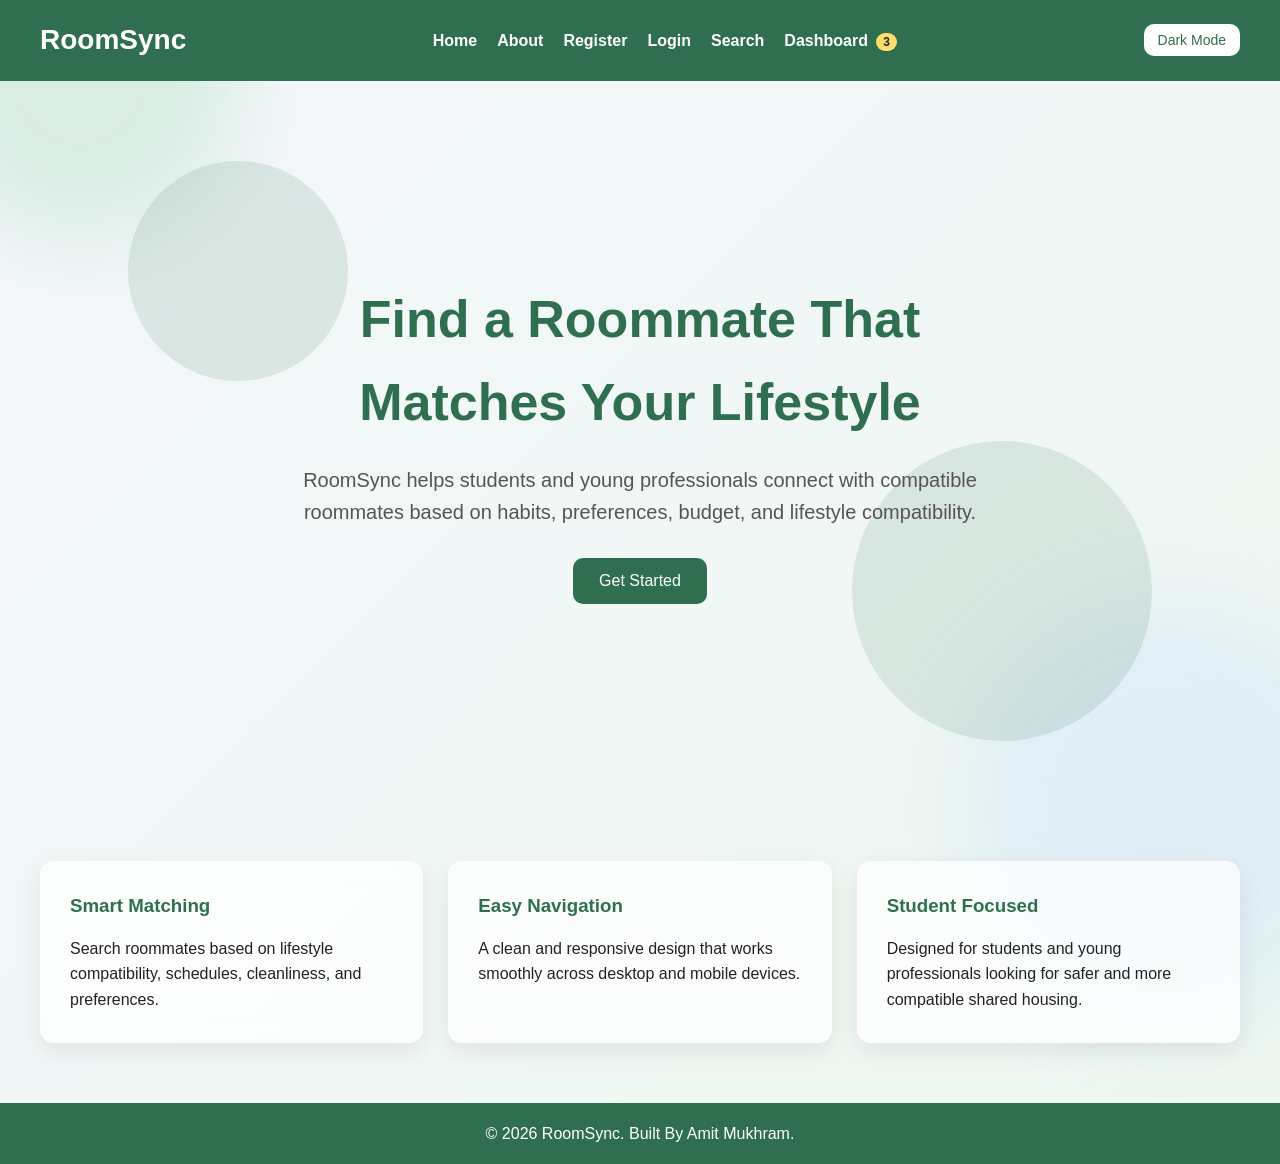
<file: index.html>
<!DOCTYPE html>
<html lang="en">
<head>
    <meta charset="UTF-8">
    <meta name="viewport" content="width=device-width, initial-scale=1.0">
    <title>RoomSync</title>

    <link rel="stylesheet" href="style.css">
    <script src="script.js" defer></script>
</head>

<body onload="applyDarkMode(); updateHomePage()">



    <nav>
    <h2>RoomSync</h2>

    <ul>
        <li><a href="index.html">Home</a></li>
        <li><a href="about.html">About</a></li>
        <li><a href="register.html">Register</a></li>
        <li><a href="login.html">Login</a></li>
        <li><a href="search.html">Search</a></li>
        <li><a href="dashboard.html">Dashboard <span class="badge">3</span></a></li>
    </ul>

    <button class="theme-btn" onclick="toggleDarkMode()">Dark Mode</button>
</nav>

    <section class="hero">

        <div class="hero-text" id="homeContent">
    <h1>Find a Roommate That Matches Your Lifestyle</h1>

    <p>
        RoomSync helps students and young professionals connect with compatible roommates based on habits, preferences, budget, and lifestyle compatibility.
    </p>

    <button onclick="showMessage()">Get Started</button>
</div>

    </section>

    <section class="features">

        <div class="feature-card">
            <h3>Smart Matching</h3>
            <p>
                Search roommates based on lifestyle compatibility, schedules, cleanliness, and preferences.
            </p>
        </div>

        <div class="feature-card">
            <h3>Easy Navigation</h3>
            <p>
                A clean and responsive design that works smoothly across desktop and mobile devices.
            </p>
        </div>

        <div class="feature-card">
            <h3>Student Focused</h3>
            <p>
                Designed for students and young professionals looking for safer and more compatible shared housing.
            </p>
        </div>

    </section>

    <section class="member-section" id="memberSection">

    <h2>Your RoomSync Activity</h2>

    <div class="member-grid">

        <div class="member-card">
            <h3>New Match</h3>
            <p>Ana is a strong match based on cleanliness and early schedule preferences.</p>
            <button onclick="window.location.href='search.html'">View Match</button>
        </div>

        <div class="member-card">
            <h3>Messages</h3>
            <p>You have a sample message area where future roommate conversations could appear.</p>
            <button onclick="showDemoMessage()">Open Messages</button>
        </div>

        <div class="member-card">
            <h3>Profile Reminder</h3>
            <p>Complete your compatibility quiz to improve your roommate recommendations.</p>
            <button onclick="window.location.href='dashboard.html'">Complete Quiz</button>
        </div>

    </div>

</section>
    
    <footer>
        <p>© 2026 RoomSync. Built By Amit Mukhram. </p>
    </footer>

</body>
</html>
</file>
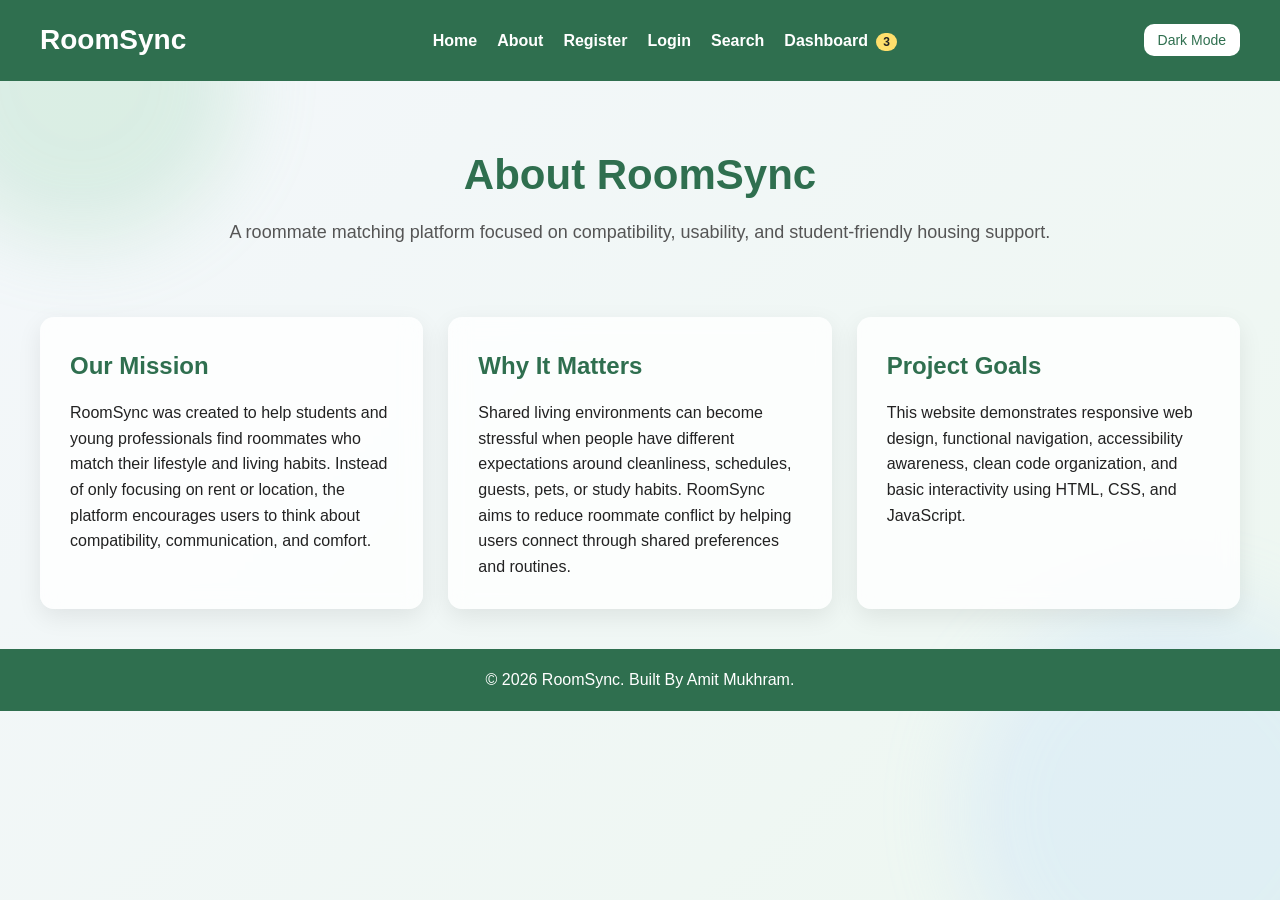
<file: about.html>
<!DOCTYPE html>
<html lang="en">
<head>
    <meta charset="UTF-8">
    <meta name="viewport" content="width=device-width, initial-scale=1.0">
    <title>About - RoomSync</title>

    <link rel="stylesheet" href="style.css">
<script src="script.js" defer></script>
    
</head>

    <body>
      
    <nav>
    <h2>RoomSync</h2>

    <ul>
        <li><a href="index.html">Home</a></li>
        <li><a href="about.html">About</a></li>
        <li><a href="register.html">Register</a></li>
        <li><a href="login.html">Login</a></li>
        <li><a href="search.html">Search</a></li>
        <li><a href="dashboard.html">Dashboard <span class="badge">3</span></a></li>
    </ul>

    <button class="theme-btn" onclick="toggleDarkMode()">Dark Mode</button>
</nav>

    <section class="page-header">

        <h1>About RoomSync</h1>

        <p>
            A roommate matching platform focused on compatibility, usability, and student-friendly housing support.
        </p>

    </section>

    <section class="content-section">

        <div class="content-card">

            <h2>Our Mission</h2>

            <p>
                RoomSync was created to help students and young professionals find roommates who match their lifestyle and living habits. Instead of only focusing on rent or location, the platform encourages users to think about compatibility, communication, and comfort.
            </p>

        </div>

        <div class="content-card">

            <h2>Why It Matters</h2>

            <p>
                Shared living environments can become stressful when people have different expectations around cleanliness, schedules, guests, pets, or study habits. RoomSync aims to reduce roommate conflict by helping users connect through shared preferences and routines.
            </p>

        </div>

        <div class="content-card">

            <h2>Project Goals</h2>

            <p>
                This website demonstrates responsive web design, functional navigation, accessibility awareness, clean code organization, and basic interactivity using HTML, CSS, and JavaScript.
            </p>

        </div>

    </section>

    <footer>
        <p>© 2026 RoomSync. Built By Amit Mukhram.</p>
    </footer>

</body>
</html>
</file>
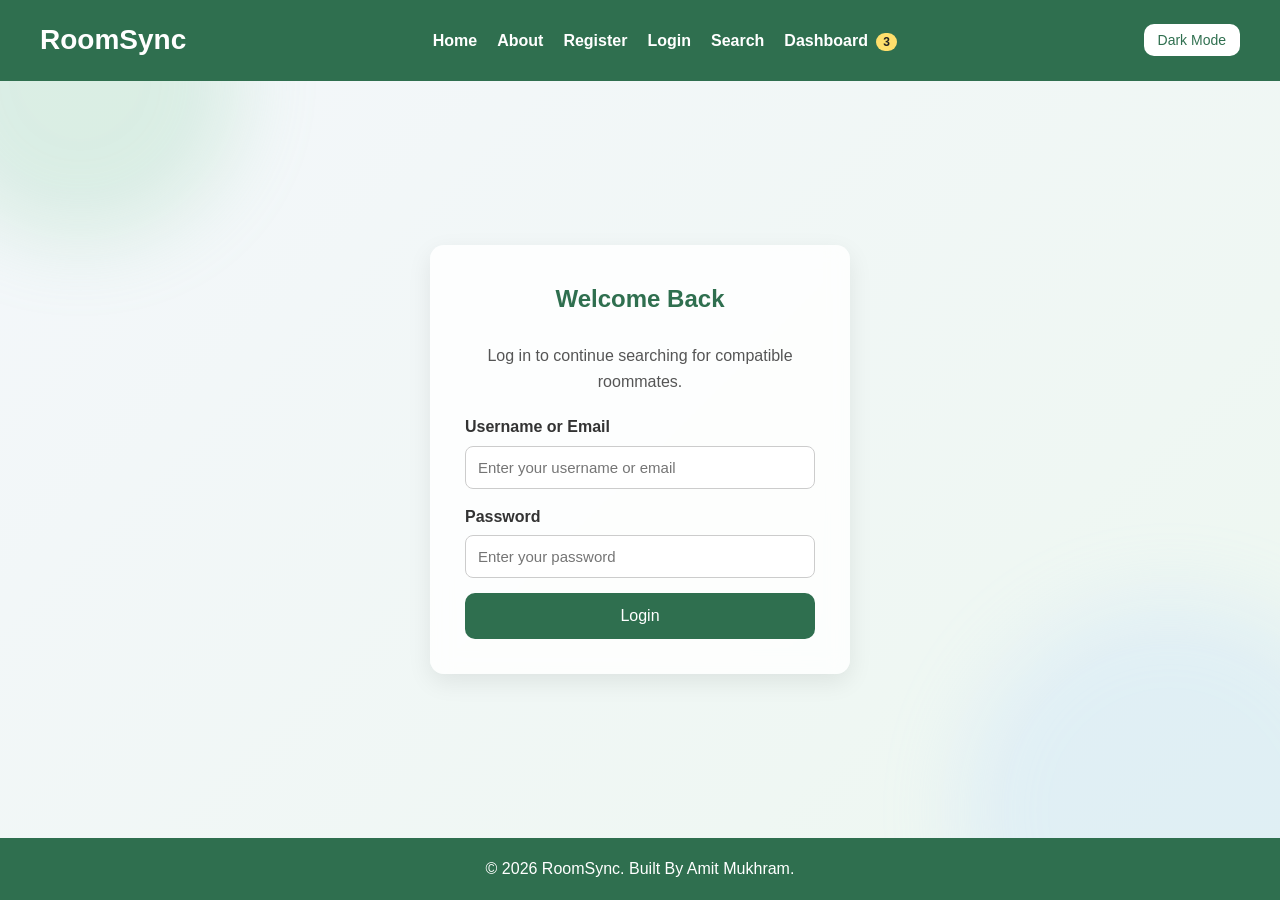
<file: dashboard.html>
<!DOCTYPE html>
<html lang="en">
<head>
    <meta charset="UTF-8">
    <meta name="viewport" content="width=device-width, initial-scale=1.0">
    <title>Dashboard - RoomSync</title>

    <link rel="stylesheet" href="style.css">
    <script src="script.js" defer></script>
</head>

<body class="form-page" onload="checkLogin(); loadQuizData();">  
    
    <nav>
    <h2>RoomSync</h2>

    <ul>
        <li><a href="index.html">Home</a></li>
        <li><a href="about.html">About</a></li>
        <li><a href="register.html">Register</a></li>
        <li><a href="login.html">Login</a></li>
        <li><a href="search.html">Search</a></li>
        <li><a href="dashboard.html">Dashboard <span class="badge">3</span></a></li>
    </ul>

    <button class="theme-btn" onclick="toggleDarkMode()">Dark Mode</button>
</nav>

    <main class="form-container">
        <section class="form-card large-card">
            <h1>Roommate Compatibility Quiz</h1>

            <p class="form-intro">
                Answer a few questions to help RoomSync understand your living preferences.
            </p>

            <form onsubmit="return saveQuiz()">

                <label for="quizName">Your Name</label>
                <input type="text" id="quizName" required>

                <label for="quizCleanliness">Cleanliness Preference</label>
                <select id="quizCleanliness" required>
                    <option value="">Select one</option>
                    <option value="Very Clean">Very Clean</option>
                    <option value="Moderate">Moderate</option>
                    <option value="Relaxed">Relaxed</option>
                </select>

                <label for="quizSchedule">Sleep Schedule</label>
                <select id="quizSchedule" required>
                    <option value="">Select one</option>
                    <option value="Early Sleeper">Early Sleeper</option>
                    <option value="Night Owl">Night Owl</option>
                    <option value="Flexible">Flexible</option>
                </select>

                <label for="quizGuests">Guest Preference</label>
                <select id="quizGuests" required>
                    <option value="">Select one</option>
                    <option value="Rarely">Rarely has guests</option>
                    <option value="Sometimes">Sometimes has guests</option>
                    <option value="Often">Often has guests</option>
                </select>

                <button type="submit">Save My Preferences</button>
            </form>

            <div id="quizResult" class="result-box"></div>

            <button class="logout-btn" onclick="logoutUser()">Log Out</button>
        </section>
    </main>

    <footer>
        <p>© 2026 RoomSync. Built By Amit Mukhram</p>
    </footer>

</body>
</html>
</file>
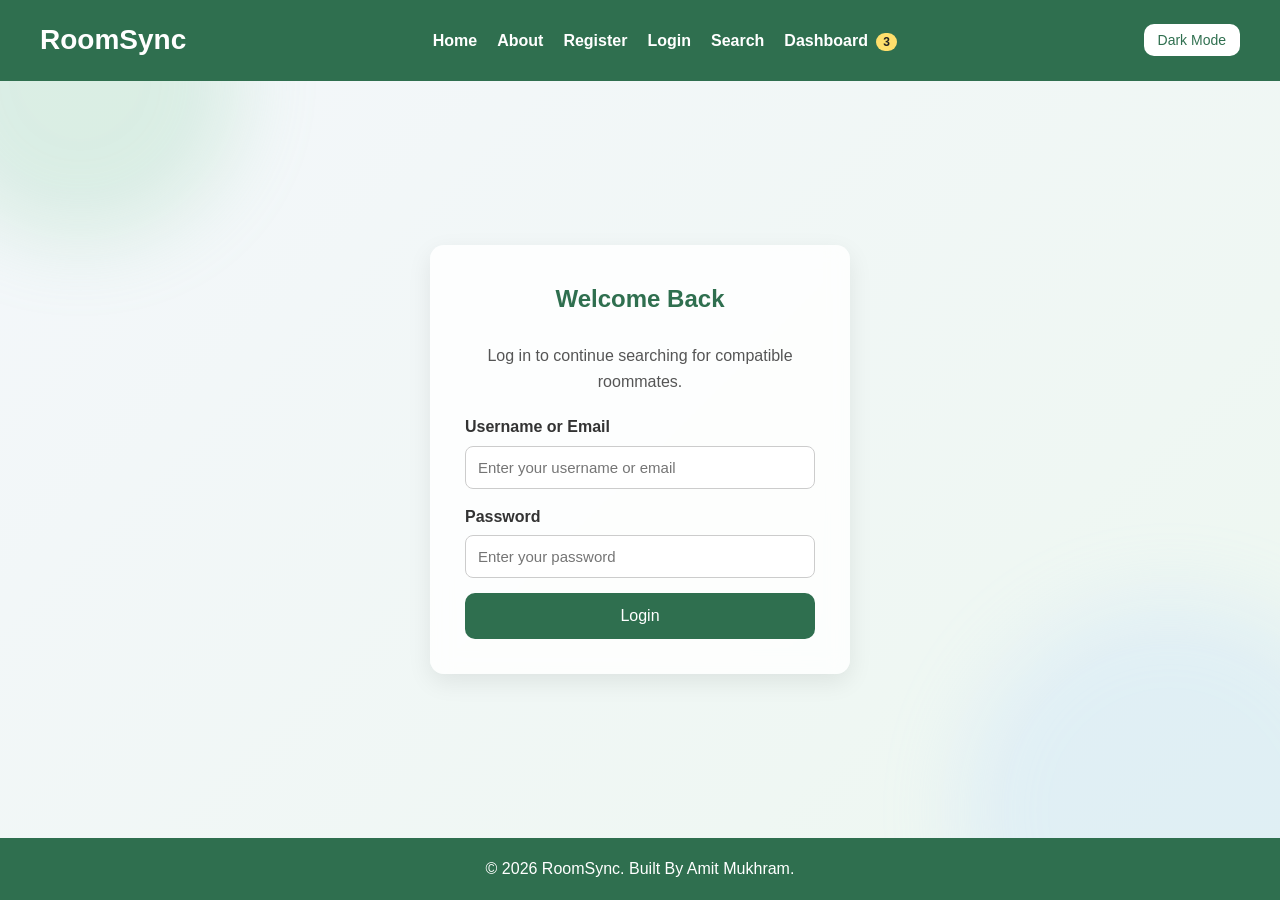
<file: login.html>
<!DOCTYPE html>
<html lang="en">
<head>
    <meta charset="UTF-8">
    <meta name="viewport" content="width=device-width, initial-scale=1.0">
    <title>Login - RoomSync</title>
    <script src="script.js" defer></script>
    <link rel="stylesheet" href="style.css">
</head>

<body class="form-page" onload="applyDarkMode()">


    <nav>
    <h2>RoomSync</h2>

    <ul>
        <li><a href="index.html">Home</a></li>
        <li><a href="about.html">About</a></li>
        <li><a href="register.html">Register</a></li>
        <li><a href="login.html">Login</a></li>
        <li><a href="search.html">Search</a></li>
        <li><a href="dashboard.html">Dashboard <span class="badge">3</span></a></li>
    </ul>

    <button class="theme-btn" onclick="toggleDarkMode()">Dark Mode</button>
</nav>

    <main class="form-container">
        <section class="form-card">
            <h1>Welcome Back</h1>

            <p class="form-intro">
                Log in to continue searching for compatible roommates.
            </p>

            <form onsubmit="return loginUser()">
                <label for="username">Username or Email</label>
                <input type="text" id="username" name="username" placeholder="Enter your username or email" required>

                <label for="password">Password</label>
                <input type="password" id="password" name="password" placeholder="Enter your password" required>

                <button type="submit">Login</button>
            </form>
        </section>
    </main>

    <footer>
        <p>© 2026 RoomSync. Built By Amit Mukhram.</p>
    </footer>

</body>
</html>
</file>
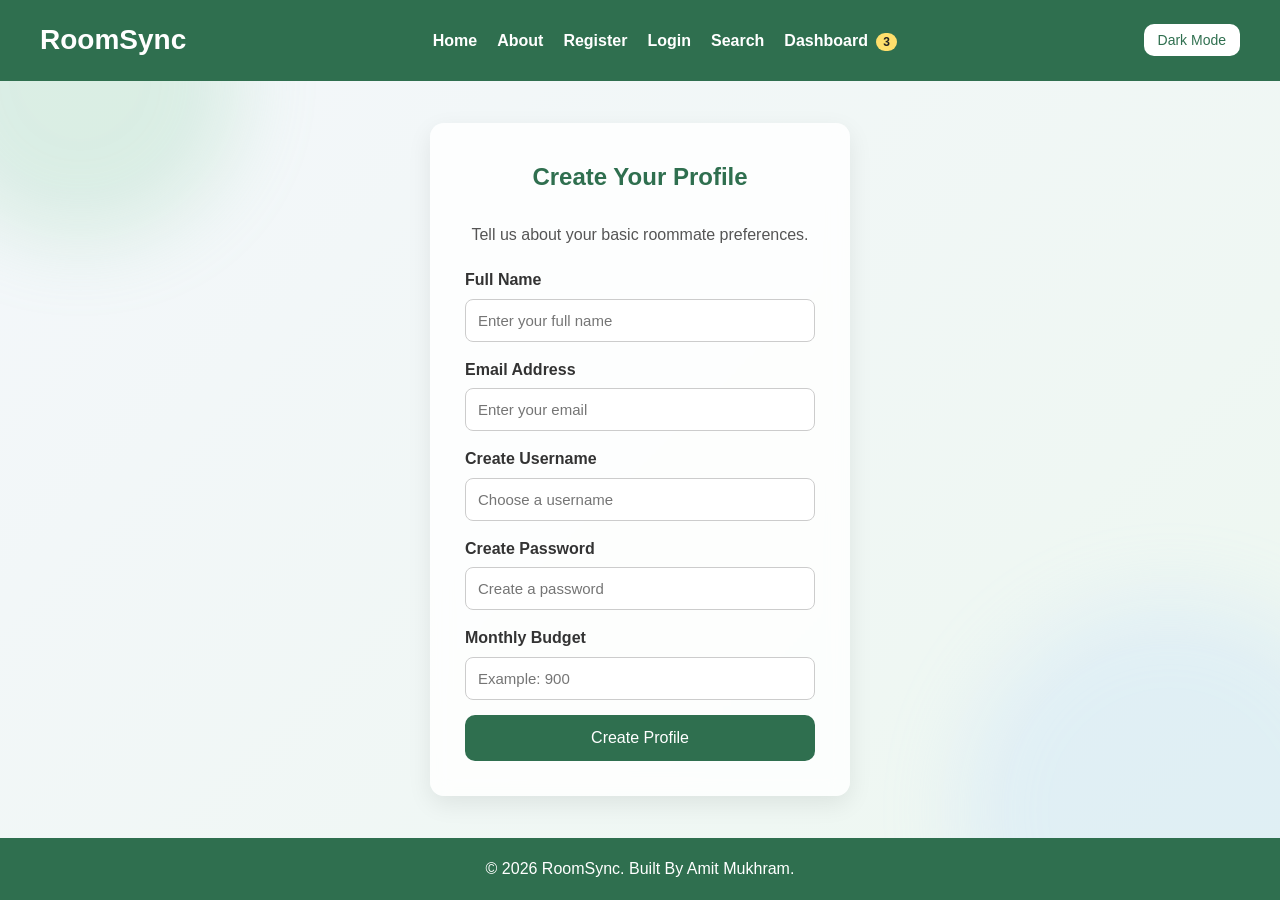
<file: register.html>
<!DOCTYPE html>
<html lang="en">
<head>
    <meta charset="UTF-8">
    <meta name="viewport" content="width=device-width, initial-scale=1.0">
    <title>Register - RoomSync</title>
    <script src="script.js" defer></script>
    <link rel="stylesheet" href="style.css">
</head>

<body class="form-page" onload="applyDarkMode()">


    <nav>
    <h2>RoomSync</h2>

    <ul>
        <li><a href="index.html">Home</a></li>
        <li><a href="about.html">About</a></li>
        <li><a href="register.html">Register</a></li>
        <li><a href="login.html">Login</a></li>
        <li><a href="search.html">Search</a></li>
        <li><a href="dashboard.html">Dashboard <span class="badge">3</span></a></li>
    </ul>

    <button class="theme-btn" onclick="toggleDarkMode()">Dark Mode</button>
</nav>

    <main class="form-container">
        <section class="form-card">
            <h1>Create Your Profile</h1>

            <p class="form-intro">
                Tell us about your basic roommate preferences.
            </p>

            <form onsubmit="return registerUser()">
                <label for="fullname">Full Name</label>
                <input type="text" id="fullname" name="fullname" placeholder="Enter your full name" required>

                <label for="email">Email Address</label>
                <input type="email" id="email" name="email" placeholder="Enter your email" required>
               
                <label for="newUsername">Create Username</label>
                <input type="text" id="newUsername" name="newUsername" placeholder="Choose a username" required>

                <label for="newPassword">Create Password</label>
                <input type="password" id="newPassword" name="newPassword" placeholder="Create a password" required>

                <label for="budget">Monthly Budget</label>
                <input type="number" id="budget" name="budget" placeholder="Example: 900" required>

                <button type="submit">Create Profile</button>
            </form>
        </section>
    </main>

    <footer>
        <p>© 2026 RoomSync. Built By Amit Mukhram.</p>
    </footer>

</body>
</html>
</file>
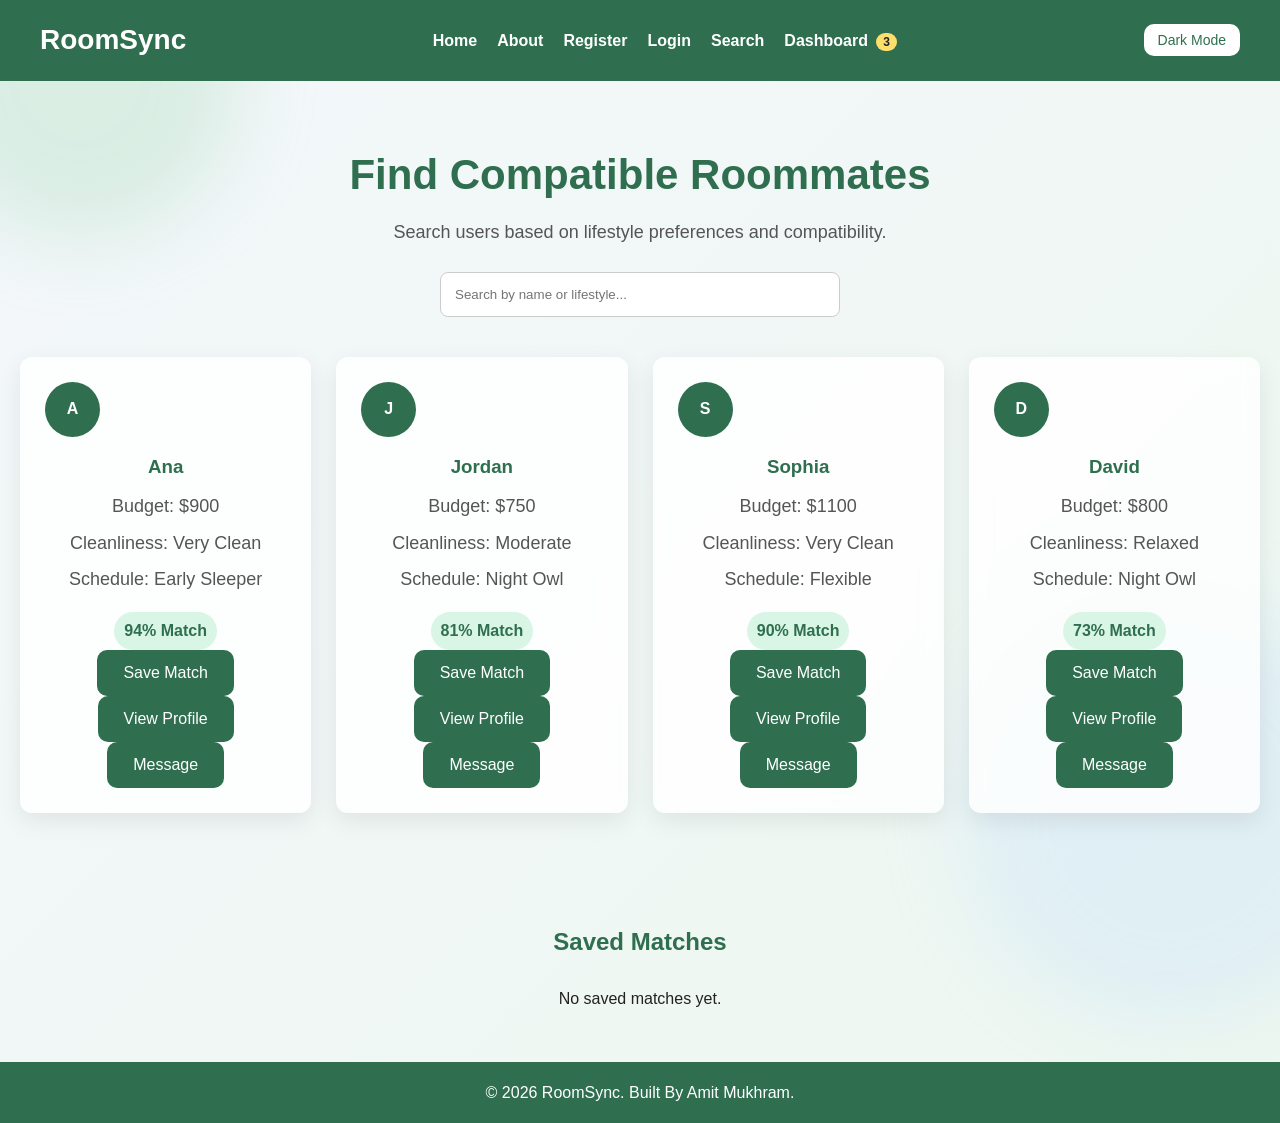
<file: search.html>
<!DOCTYPE html>
<html lang="en">
<head>
    <meta charset="UTF-8">
    <meta name="viewport" content="width=device-width, initial-scale=1.0">
    <title>Search - RoomSync</title>

    <link rel="stylesheet" href="style.css">
    <script src="script.js" defer></script>
</head>

<body class="form-page">

    <nav>
    <h2>RoomSync</h2>

    <ul>
        <li><a href="index.html">Home</a></li>
        <li><a href="about.html">About</a></li>
        <li><a href="register.html">Register</a></li>
        <li><a href="login.html">Login</a></li>
        <li><a href="search.html">Search</a></li>
        <li><a href="dashboard.html">Dashboard <span class="badge">3</span></a></li>
    </ul>

    <button class="theme-btn" onclick="toggleDarkMode()">Dark Mode</button>
</nav>

    <section class="search-section">

        <h1>Find Compatible Roommates</h1>

        <p>
            Search users based on lifestyle preferences and compatibility.
        </p>

        <div class="search-bar">

            <input
                type="text"
                id="searchInput"
                placeholder="Search by name or lifestyle..."
                onkeyup="filterRoommates()"
            >

        </div>

        <div class="roommate-grid" id="roommateGrid">

    <div class="roommate-card" data-keywords="ana clean very clean early sleeper quiet organized">

        <div class="profile-circle">
            A
        </div>

        <h3>Ana</h3>

        <p>Budget: $900</p>

        <p>Cleanliness: Very Clean</p>

        <p>Schedule: Early Sleeper</p>

        <span class="match-percent">
            94% Match
        </span>

        <button onclick="saveMatch('Ana')">
            Save Match
        </button>

        <button onclick="openProfile('Ana', 'Very clean, quiet, early sleeper, and prefers organized shared spaces.')">
        View Profile
        </button>
        <button onclick="openChat('Ana')">Message</button>

    </div>

    <div class="roommate-card" data-keywords="jordan moderate night owl social flexible">

        <div class="profile-circle">
            J
        </div>

        <h3>Jordan</h3>

        <p>Budget: $750</p>

        <p>Cleanliness: Moderate</p>

        <p>Schedule: Night Owl</p>

        <span class="match-percent">
            81% Match
        </span>

        <button onclick="saveMatch('Jordan')">
            Save Match
        </button>
        <button onclick="openProfile('Jordan', 'Moderate cleanliness, night owl, social, and flexible with shared routines.')">
          View Profile
        </button>
        <button onclick="openChat('Jordan')">Message</button>
        
    </div>

    <div class="roommate-card" data-keywords="sophia clean very clean flexible quiet pets">

        <div class="profile-circle">
            S
        </div>

        <h3>Sophia</h3>

        <p>Budget: $1100</p>

        <p>Cleanliness: Very Clean</p>

        <p>Schedule: Flexible</p>

        <span class="match-percent">
            90% Match
        </span>

        <button onclick="saveMatch('Sophia')">
            Save Match
        </button>
        <button onclick="openProfile('Sophia', 'Very clean, flexible schedule, quiet, and comfortable with pets.')">
         View Profile
        </button>
        <button onclick="openChat('Sophia')">Message</button>

    </div>

    <div class="roommate-card" data-keywords="david relaxed night owl casual guests">

        <div class="profile-circle">
            D
        </div>

        <h3>David</h3>

        <p>Budget: $800</p>

        <p>Cleanliness: Relaxed</p>

        <p>Schedule: Night Owl</p>

        <span class="match-percent">
            73% Match
        </span>

        <button onclick="saveMatch('David')">
            Save Match
        </button>
        <button onclick="openProfile('David', 'Relaxed cleanliness style, night owl, casual, and comfortable with guests.')">
         View Profile
        </button>
        <button onclick="openChat('David')">Message</button>

    </div>

</div>

    </section>

    <section class="saved-section">

    <h2>Saved Matches</h2>

    <div class="saved-grid" id="savedMatches">

        <div class="saved-card">
            <p>
                No saved matches yet.
            </p>
        </div>

    </div>

</section>

<section>
    <div id="profileModal" class="modal" hidden>
    <div class="modal-content">
        <button class="close-btn" onclick="closeProfile()">×</button>
        <h2 id="modalName"></h2>
        <p id="modalDetails"></p>
    </div>
</div>
  </section>

    <div id="chatModal" class="modal" hidden>
        
    <div class="modal-content chat-modal-content">
        <h1 class="chat-title">
    Messages </h1>

        <button class="close-btn" onclick="closeChat()">×</button>

        <div class="message-header">
            <div class="profile-circle small-circle" id="chatInitial">A</div>

            <div>
                <h2 id="chatName">Ana</h2>
                <p class="message-status">Online now</p>
            </div>
        </div>

        <div class="chat-box" id="chatBox">
            <div class="message received" id="firstMessage">
                Hey! I saw we had a strong roommate match.
            </div>

            <div id="typingIndicator" class="typing-indicator">
                Typing...
            </div>
        </div>

        <div class="message-input-row">
            <input
                type="text"
                id="messageInput"
                placeholder="Type a message..."
            >

            <button onclick="sendMessage()">Send</button>
        </div>

    </div>
</div>
    
    <footer>
        <p>© 2026 RoomSync. Built By Amit Mukhram.</p>
    </footer>

</body>
</html>
</file>
<file: style.css>
* {
    margin: 0;
    padding: 0;
    box-sizing: border-box;
}

body {

    font-family: Arial, sans-serif;

    background: linear-gradient(
        135deg,
        #f4f7fb,
        #edf7f0
    );

    color: #222;

    line-height: 1.6;

    overflow-x: hidden;

    position: relative;

    min-height: 100vh;
}

/* NAVIGATION */

nav {
    background-color: #2f6f4f;
    color: white;

    display: flex;
    justify-content: space-between;
    align-items: center;

    padding: 18px 40px;

    flex-wrap: wrap;
}

nav h2 {
    font-size: 28px;
}

nav ul {
    list-style: none;

    display: flex;
    gap: 20px;

    flex-wrap: wrap;
}

nav ul li a {
    text-decoration: none;
    color: white;
    font-weight: bold;

    transition: 0.3s;
}

nav ul li a:hover {
    color: #d9f5e5;
}

/* HERO SECTION */

.hero {
    min-height: 80vh;

    display: flex;
    justify-content: center;
    align-items: center;

    text-align: center;

    padding: 40px 20px;
}

.hero-text {
    max-width: 700px;
}

.hero h1 {
    font-size: 52px;
    margin-bottom: 20px;

    color: #2f6f4f;
}

.hero p {
    font-size: 20px;
    color: #555;

    margin-bottom: 30px;
}

button {
    background-color: #2f6f4f;
    color: white;

    border: none;

    padding: 14px 26px;

    border-radius: 10px;

    font-size: 16px;
    cursor: pointer;

    transition: 0.3s;
}

button:hover {
    background-color: #25563d;
}

/* FEATURES */

.features {
    display: grid;

    grid-template-columns: repeat(auto-fit, minmax(250px, 1fr));

    gap: 25px;

    padding: 60px 40px;
}

.feature-card {

    background: rgba(255, 255, 255, 0.75);

    backdrop-filter: blur(10px);

    padding: 30px;

    border-radius: 14px;

    box-shadow: 0 8px 24px rgba(0,0,0,0.08);

    transition: 0.3s;
}

.feature-card:hover {
    transform: translateY(-5px);
}

.feature-card h3 {
    margin-bottom: 15px;

    color: #2f6f4f;
}

/* FORMS */

.form-page {
    min-height: 100vh;

    display: flex;
    flex-direction: column;
}

.form-container {
    flex: 1;

    display: flex;
    justify-content: center;
    align-items: center;

    padding: 40px 20px;
}

.form-card {

    background: rgba(255, 255, 255, 0.82);

    backdrop-filter: blur(10px);

    width: 100%;
    max-width: 420px;

    padding: 35px;

    border-radius: 14px;

    box-shadow: 0 8px 24px rgba(0,0,0,0.08);
}

.form-card h1 {
    text-align: center;

    margin-bottom: 25px;

    color: #2f6f4f;
}

.form-card input,
.form-card select {
    width: 100%;

    padding: 12px;

    margin-bottom: 15px;

    border: 1px solid #ccc;

    border-radius: 8px;

    font-size: 15px;
}

.form-card button {
    width: 100%;
}

/* SEARCH PAGE */

.search-section {
    padding: 60px 20px;

    text-align: center;
}

.search-bar {
    margin-bottom: 40px;
}

.search-bar input {
    width: 100%;
    max-width: 400px;

    padding: 14px;

    border-radius: 8px;

    border: 1px solid #ccc;
}

.roommate-grid {
    display: grid;

    grid-template-columns: repeat(auto-fit, minmax(250px, 1fr));

    gap: 25px;

    margin-top: 30px;
}

.roommate-card {
    background-color: white;

    padding: 25px;

    border-radius: 12px;

    box-shadow: 0 4px 12px rgba(0,0,0,0.1);
}

.roommate-card h3 {
    color: #2f6f4f;

    margin-bottom: 10px;
}

/* FOOTER */

footer {
    background-color: #2f6f4f;

    color: white;

    text-align: center;

    padding: 18px;
}

/* RESPONSIVE */

@media (max-width: 768px) {

    nav {
        flex-direction: column;

        text-align: center;
    }

    nav ul {
        margin-top: 15px;

        justify-content: center;
    }

    .hero h1 {
        font-size: 38px;
    }

    .hero p {
        font-size: 18px;
    }

    .features {
        padding: 40px 20px;
    }

}


/* ABOUT PAGE */

.page-header {

    text-align: center;

    padding: 60px 20px 30px;
}

.page-header h1 {

    color: #2f6f4f;

    font-size: 42px;

    margin-bottom: 10px;
}

.page-header p {

    color: #555;

    font-size: 18px;
}

.content-section {

    display: grid;

    grid-template-columns: repeat(auto-fit, minmax(260px, 1fr));

    gap: 25px;

    padding: 40px;
}

.content-card {

    background: rgba(255,255,255,0.8);

    backdrop-filter: blur(10px);

    padding: 30px;

    border-radius: 14px;

    box-shadow: 0 8px 24px rgba(0,0,0,0.08);
}

.content-card h2 {

    color: #2f6f4f;

    margin-bottom: 15px;
}



/* FINAL POLISH */

.form-intro {
    text-align: center;
    color: #555;
    margin-bottom: 20px;
}

label {
    display: block;
    font-weight: bold;
    margin-bottom: 6px;
    color: #333;
}

.search-section h1 {
    color: #2f6f4f;
    font-size: 42px;
    margin-bottom: 10px;
}

.search-section p {
    color: #555;
    font-size: 18px;
    margin-bottom: 25px;
}

.roommate-card {

    background: rgba(255,255,255,0.82);

    backdrop-filter: blur(10px);

    padding: 25px;

    border-radius: 12px;

    box-shadow: 0 8px 24px rgba(0,0,0,0.08);
}

.roommate-card p {
    margin-bottom: 8px;
}

.roommate-card:hover {
    transform: translateY(-5px);
    transition: 0.3s;
}

a:focus,
button:focus,
input:focus,
select:focus {
    outline: 3px solid #d9f5e5;
    outline-offset: 3px;
}

input,
select,
button {
    font-family: inherit;
}

footer {
    margin-top: auto;
}





/* FLOATING HOME BACKGROUND */

.hero {
    position: relative;
    overflow: hidden;
}

.hero::before,
.hero::after {
    content: "";
    position: absolute;
    border-radius: 50%;
    background-color: rgba(47, 111, 79, 0.12);
    z-index: 0;
    animation: float 8s ease-in-out infinite;
}

.hero::before {
    width: 220px;
    height: 220px;
    top: 80px;
    left: 10%;
}

.hero::after {
    width: 300px;
    height: 300px;
    bottom: 60px;
    right: 10%;
    animation-delay: 2s;
}

.hero-text {
    position: relative;
    z-index: 1;
}

@keyframes float {
    0% {
        transform: translateY(0px);
    }

    50% {
        transform: translateY(-25px);
    }

    100% {
        transform: translateY(0px);
    }
}

/* DASHBOARD */

.large-card {
    max-width: 600px;
}

.result-box {
    margin-top: 25px;
    background-color: #f4f7fb;
    padding: 20px;
    border-radius: 10px;
    text-align: left;
}

.result-box h3 {
    color: #2f6f4f;
    margin-bottom: 10px;
}

.logout-btn {
    margin-top: 20px;
    background-color: #555;
}

.logout-btn:hover {
    background-color: #333;
}




/* LOGGED-IN HOME PAGE */

.home-actions {
    display: flex;
    justify-content: center;
    gap: 15px;
    flex-wrap: wrap;
}

.member-section {
    display: none;
    padding: 60px 40px;
    text-align: center;
}

.member-section h2 {
    color: #2f6f4f;
    font-size: 36px;
    margin-bottom: 30px;
}

.member-grid {
    display: grid;
    grid-template-columns: repeat(auto-fit, minmax(250px, 1fr));
    gap: 25px;
}

.member-card {
    background-color: white;
    padding: 30px;
    border-radius: 14px;
    box-shadow: 0 4px 12px rgba(0,0,0,0.1);
    text-align: left;
}

.member-card h3 {
    color: #2f6f4f;
    margin-bottom: 10px;
}

.member-card button {
    margin-top: 15px;
}




/* GLOBAL FLOATING BACKGROUND */

body::before,
body::after {

    content: "";

    position: fixed;

    border-radius: 50%;

    z-index: -1;

    opacity: 0.25;

    filter: blur(40px);

    animation: floatBackground 10s ease-in-out infinite;
}

body::before {

    width: 320px;
    height: 320px;

    background: #8ed1a5;

    top: -80px;
    left: -80px;
}

body::after {

    width: 420px;
    height: 420px;

    background: #b7d8ff;

    bottom: -120px;
    right: -100px;

    animation-delay: 3s;
}

@keyframes floatBackground {

    0% {
        transform: translateY(0px) translateX(0px);
    }

    50% {
        transform: translateY(-25px) translateX(15px);
    }

    100% {
        transform: translateY(0px) translateX(0px);
    }
}





/* NAVBAR ANIMATION + BADGE */

nav ul li a {
    position: relative;
}

nav ul li a::after {
    content: "";
    position: absolute;
    width: 0;
    height: 2px;
    left: 0;
    bottom: -5px;
    background-color: #d9f5e5;
    transition: 0.3s;
}

nav ul li a:hover::after {
    width: 100%;
}

.badge {
    background-color: #ffdf6c;
    color: #222;
    padding: 2px 7px;
    border-radius: 20px;
    font-size: 12px;
    margin-left: 4px;
}

/* DARK MODE */

/* DARK MODE */

.theme-btn {

    background-color: white;

    color: #2f6f4f;

    padding: 8px 14px;

    font-size: 14px;
}

.dark-mode {

    background: linear-gradient(
        135deg,
        #111827,
        #1f2937
    );

    color: #f4f7fb;
}

.dark-mode nav,
.dark-mode footer {

    background-color: #111827;
}

.dark-mode .feature-card,
.dark-mode .form-card,
.dark-mode .content-card,
.dark-mode .roommate-card,
.dark-mode .member-card,
.dark-mode .message-card,
.dark-mode .saved-card,
.dark-mode .recommendation-banner,
.dark-mode .modal-content {

    background: rgba(31, 41, 55, 0.9);

    color: #f4f7fb;
}

.dark-mode h1,
.dark-mode h2,
.dark-mode h3,
.dark-mode .hero h1,
.dark-mode .page-header h1,
.dark-mode .search-section h1 {

    color: #9ee6b7;
}

.dark-mode p,
.dark-mode .hero p,
.dark-mode .page-header p,
.dark-mode .search-section p,
.dark-mode .form-intro,
.dark-mode label {

    color: #d1d5db;
}

.dark-mode input,
.dark-mode select {

    background-color: #111827;

    color: white;

    border: 1px solid #4b5563;
}

.dark-mode .chat-box,
.dark-mode .result-box {

    background-color: #111827;
}

.dark-mode .received,
.dark-mode .typing-indicator {

    background-color: #374151;

    color: #f4f7fb;
}

.dark-mode .tag-row span,
.dark-mode .match-percent {

    background-color: #374151;

    color: #9ee6b7;
}

.dark-mode .theme-btn {

    background-color: #9ee6b7;

    color: #111827;
}

/* PROFILE CIRCLES + COMPATIBILITY */

.profile-circle {
    width: 55px;
    height: 55px;
    background-color: #2f6f4f;
    color: white;
    border-radius: 50%;
    display: flex;
    justify-content: center;
    align-items: center;
    font-weight: bold;
    margin-bottom: 15px;
}

.match-percent {
    display: inline-block;
    margin-top: 10px;
    background-color: #d9f5e5;
    color: #2f6f4f;
    padding: 6px 10px;
    border-radius: 20px;
    font-weight: bold;
}

/* MESSAGES + SAVED MATCHES */

.message-section,
.saved-section {
    padding: 50px 40px;
    text-align: center;
}

.message-section h2,
.saved-section h2 {
    color: #2f6f4f;
    margin-bottom: 25px;
}

.message-grid,
.saved-grid {
    display: grid;
    grid-template-columns: repeat(auto-fit, minmax(260px, 1fr));
    gap: 25px;
}

.message-card,
.saved-card {
    background: rgba(255
                     }

/* RECOMMENDATION BANNER */

.recommendation-banner {
    background: rgba(255,255,255,0.85);
    backdrop-filter: blur(10px);
    border-left: 6px solid #2f6f4f;
    max-width: 850px;
    margin: 30px auto;
    padding: 25px;
    border-radius: 14px;
    text-align: left;
    box-shadow: 0 8px 24px rgba(0,0,0,0.08);
}

.recommendation-banner h2 {
    color: #2f6f4f;
    margin-bottom: 8px;
}

/* STATUS + TAGS */

.status {
    font-weight: bold;
    margin-bottom: 10px;
}

.online {
    color: #2f6f4f;
}

.away {
    color: #9a6a00;
}

.tag-row {
    display: flex;
    gap: 8px;
    flex-wrap: wrap;
    margin: 12px 0;
}

.tag-row span {
    background-color: #d9f5e5;
    color: #2f6f4f;
    padding: 5px 10px;
    border-radius: 20px;
    font-size: 13px;
}

/* PROFILE MODAL */

.modal {
    display: none;
    position: fixed;
    inset: 0;
    background-color: rgba(0,0,0,0.45);
    justify-content: center;
    align-items: center;
    z-index: 1000;
    padding: 20px;
}

.modal-content {
    background: white;
    max-width: 450px;
    width: 100%;
    padding: 30px;
    border-radius: 16px;
    position: relative;
    box-shadow: 0 12px 30px rgba(0,0,0,0.2);
}

.modal-content h2 {
    color: #2f6f4f;
    margin-bottom: 10px;
}

.close-btn {
    position: absolute;
    top: 12px;
    right: 12px;
    width: auto;
    padding: 5px 10px;
    border-radius: 50%;
}



.chat-modal-content {
    max-width: 520px;
}

.message-header {
    display: flex;
    align-items: center;
    gap: 12px;
    margin-bottom: 18px;
}

.small-circle {
    width: 45px;
    height: 45px;
    font-size: 18px;
}

.message-status {
    color: #2f6f4f;
    font-size: 14px;
}

.chat-box {
    background-color: #f4f7fb;
    border-radius: 12px;
    padding: 15px;
    height: 260px;
    overflow-y: auto;
    display: flex;
    flex-direction: column;
    gap: 12px;
    margin-bottom: 15px;
}

.message {
    max-width: 75%;
    padding: 12px 14px;
    border-radius: 14px;
    font-size: 14px;
}

.received {
    background-color: #d9f5e5;
    align-self: flex-start;
}

.sent {
    background-color: #2f6f4f;
    color: white;
    align-self: flex-end;
}

.message-input-row {
    display: flex;
    gap: 10px;
}

.message-input-row input {
    flex: 1;
    margin-bottom: 0;
}

.typing-indicator {
    display: none;
    align-self: flex-start;
    font-size: 13px;
    color: #555;
    background-color: #eef4f0;
    padding: 10px 12px;
    border-radius: 14px;
    font-style: italic;
}


/* FIX CHAT MODAL DISPLAY */

#chatModal {
    display: none;
    position: fixed;
    inset: 0;
    background-color: rgba(0, 0, 0, 0.55);
    justify-content: center;
    align-items: center;
    z-index: 2000;
    padding: 20px;
}

#chatModal .chat-modal-content {
    background: white;
    color: #222;
    width: 100%;
    max-width: 520px;
    border-radius: 18px;
    padding: 28px;
    box-shadow: 0 12px 35px rgba(0,0,0,0.25);
}

#chatModal .message-status,
#chatModal h2,
#chatModal p {
    color: #222;
}

#chatModal .chat-box {
    background-color: #f4f7fb;
    color: #222;
}

#chatModal .received {
    background-color: #d9f5e5;
    color: #222;
}

#chatModal .sent {
    background-color: #2f6f4f;
    color: white;
}

#chatModal .message-input-row input {
    background: white;
    color: #222;
    border: 1px solid #ccc;
}

/* DARK MODE CHAT FIX */

.dark-mode #chatModal .chat-modal-content {
    background: #1f2937;
    color: #f4f7fb;
}

.dark-mode #chatModal .message-status,
.dark-mode #chatModal h2,
.dark-mode #chatModal p {
    color: #f4f7fb;
}

.dark-mode #chatModal .chat-box {
    background-color: #111827;
}

.dark-mode #chatModal .received {
    background-color: #374151;
    color: #f4f7fb;
}

.dark-mode #chatModal .message-input-row input {
    background-color: #111827;
    color: white;
    border: 1px solid #4b5563;
}


.chat-title {

    color: #2f6f4f;

    font-size: 28px;

    margin-bottom: 20px;

    text-align: center;
}

.dark-mode .chat-title {

    color: #9ee6b7;
}



/* FORCE MODALS TO STAY HIDDEN */

#chatModal,
#profileModal {
    display: none;
}



#chatModal {
    display: none;
    position: fixed;
    inset: 0;
    justify-content: center;
    align-items: center;
    background-color: rgba(0, 0, 0, 0.6);
    z-index: 9999;
}

#chatModal.active {
    display: flex;
}




/* FINAL CHAT VISIBILITY FIX */

#chatModal {
    display: none !important;
}

#chatModal.active {
    display: flex !important;
    position: fixed;
    inset: 0;
    justify-content: center;
    align-items: center;
    background-color: rgba(0, 0, 0, 0.6);
    z-index: 9999;
}



/* FINAL MODAL FIX - HIDE POPUPS UNTIL CLICKED */

#chatModal:not(.active),
#profileModal:not(.active) {
    display: none !important;
    visibility: hidden !important;
    height: 0 !important;
    overflow: hidden !important;
}

#chatModal.active,
#profileModal.active {
    display: flex !important;
    visibility: visible !important;
    height: auto !important;
    position: fixed;
    inset: 0;
    justify-content: center;
    align-items: center;
    background-color: rgba(0, 0, 0, 0.6);
    z-index: 9999;
}





[hidden] {
    display: none !important;
}
</file>
